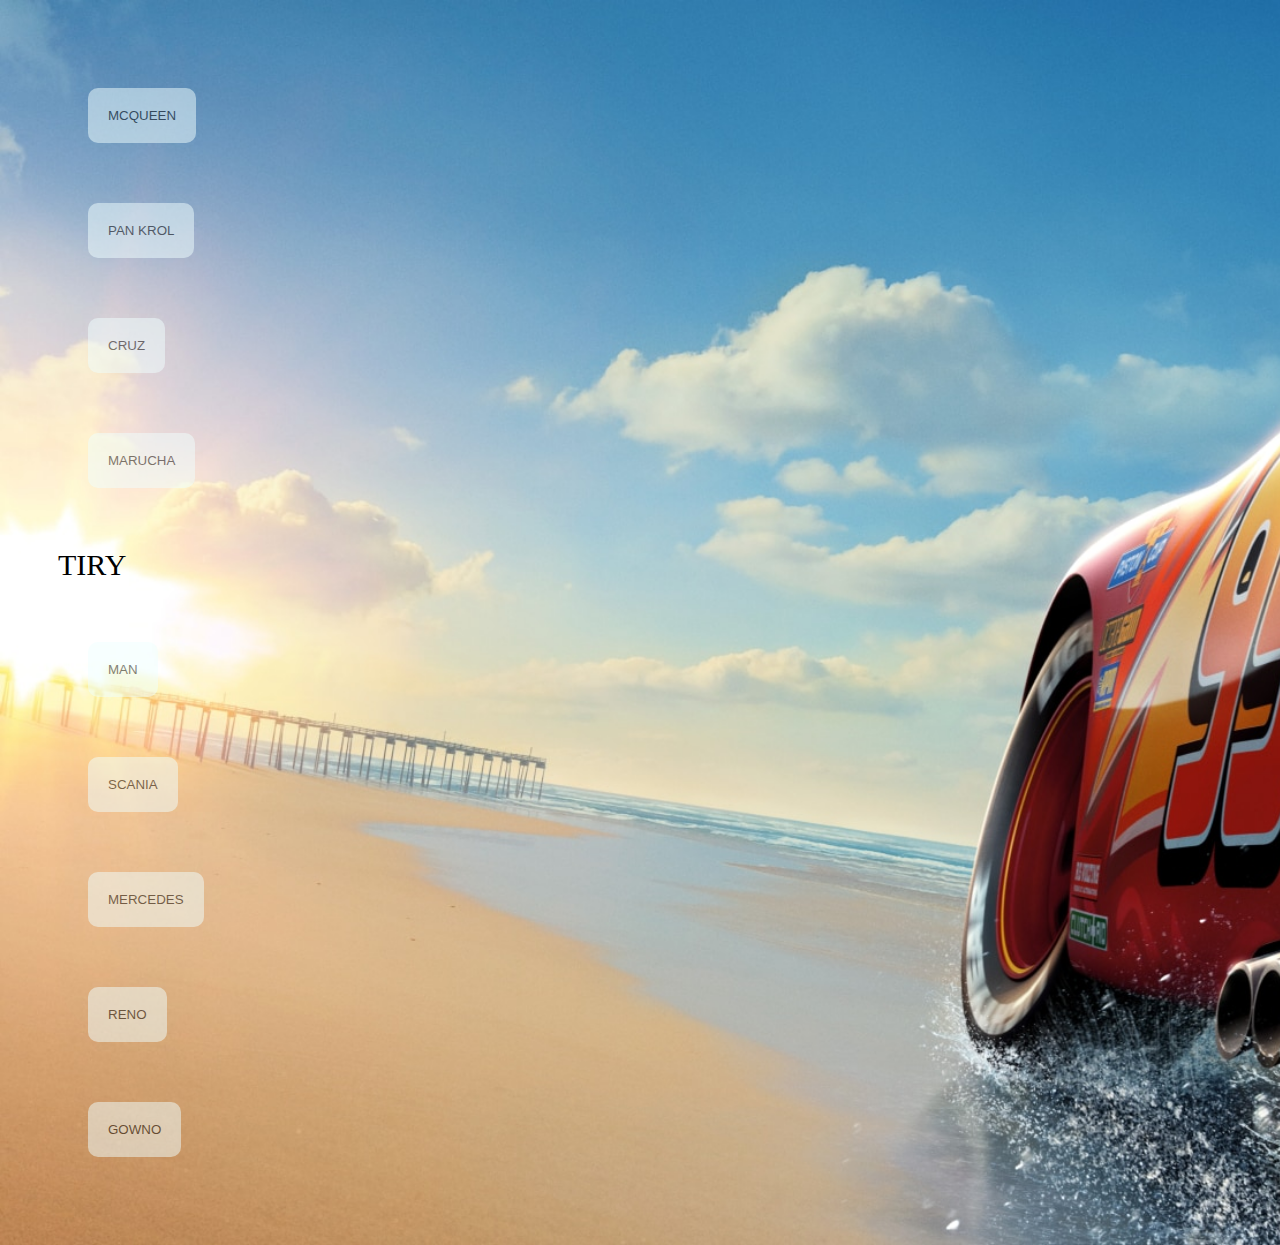
<file: bacground img changer/index.html>
<!DOCTYPE html>
<html lang="en">
  <head>
    <meta charset="UTF-8" />
    <meta http-equiv="X-UA-Compatible" content="IE=edge" />
    <meta name="viewport" content="width=device-width, initial-scale=1.0" />
    <title>marcucha</title>

    <link rel="stylesheet" href="style.css" />
  </head>
  <body>
    <nav>
      <button id="MCQUEEN">MCQUEEN</button>
      <button id="PAN-KROL">PAN KROL</button>
      <button id="CRUZ">CRUZ</button>
      <button id="MARUCHA">MARUCHA</button>
      <p>TIRY</p>
      <button id="MAN">MAN</button>
      <button id="SCANIA">SCANIA</button>
      <button id="MERC">MERCEDES</button>
      <button id="RENO">RENO</button>
      <button id="IVECO">GOWNO</button>
    </nav>
    <article></article>
    <script src="script.js"></script>
  </body>
</html>
</file>
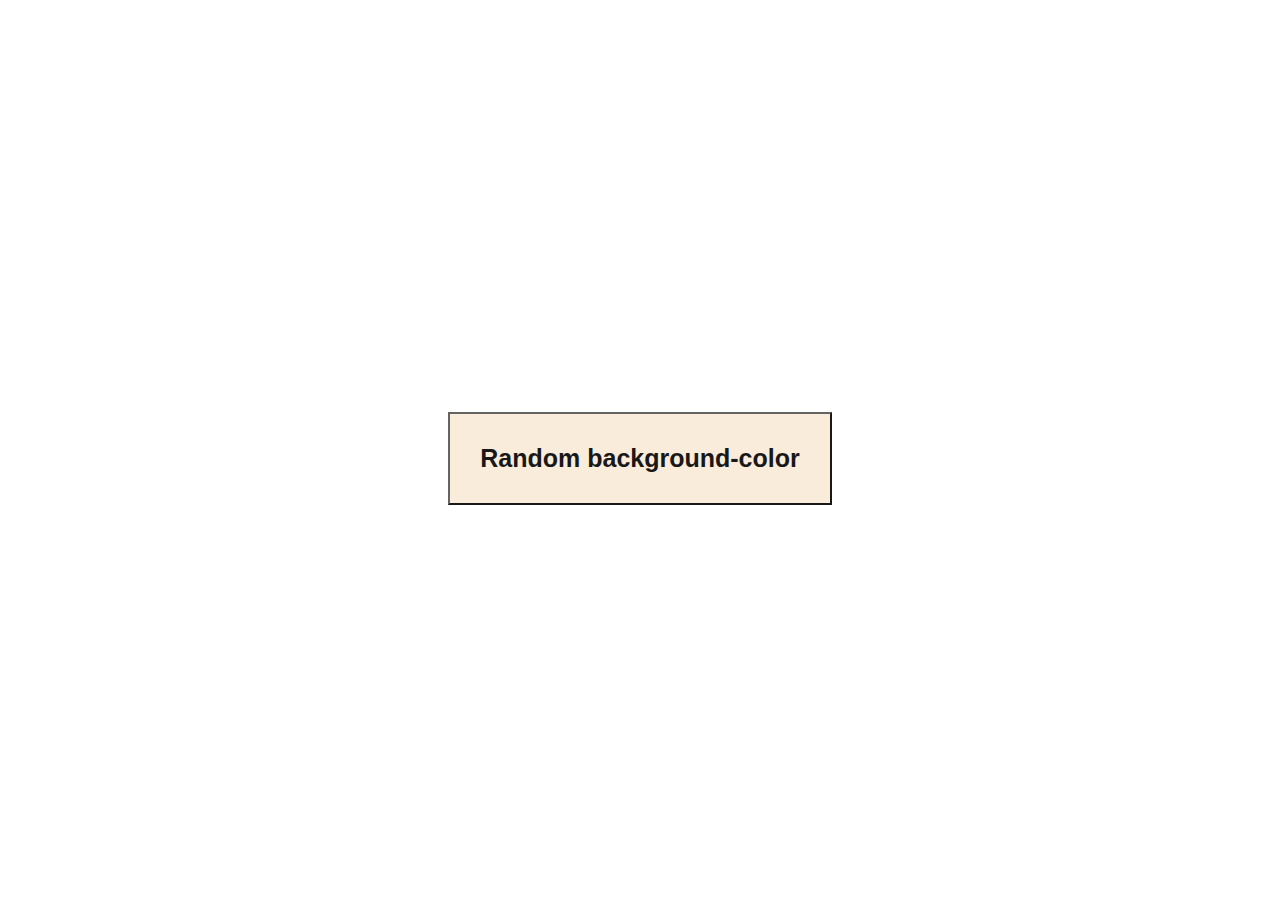
<file: bacground-color-generator/index.html>
<!DOCTYPE html>
<html lang="en">
  <head>
    <meta charset="UTF-8" />
    <meta http-equiv="X-UA-Compatible" content="IE=edge" />
    <meta name="viewport" content="width=device-width, initial-scale=1.0" />
    <link rel="stylesheet" href="style.css" />
    <title>random background</title>
  </head>
  <body>
    <button class="btn">Random background-color</button>
  </body>
  <script src="app.js"></script>
</html>
</file>
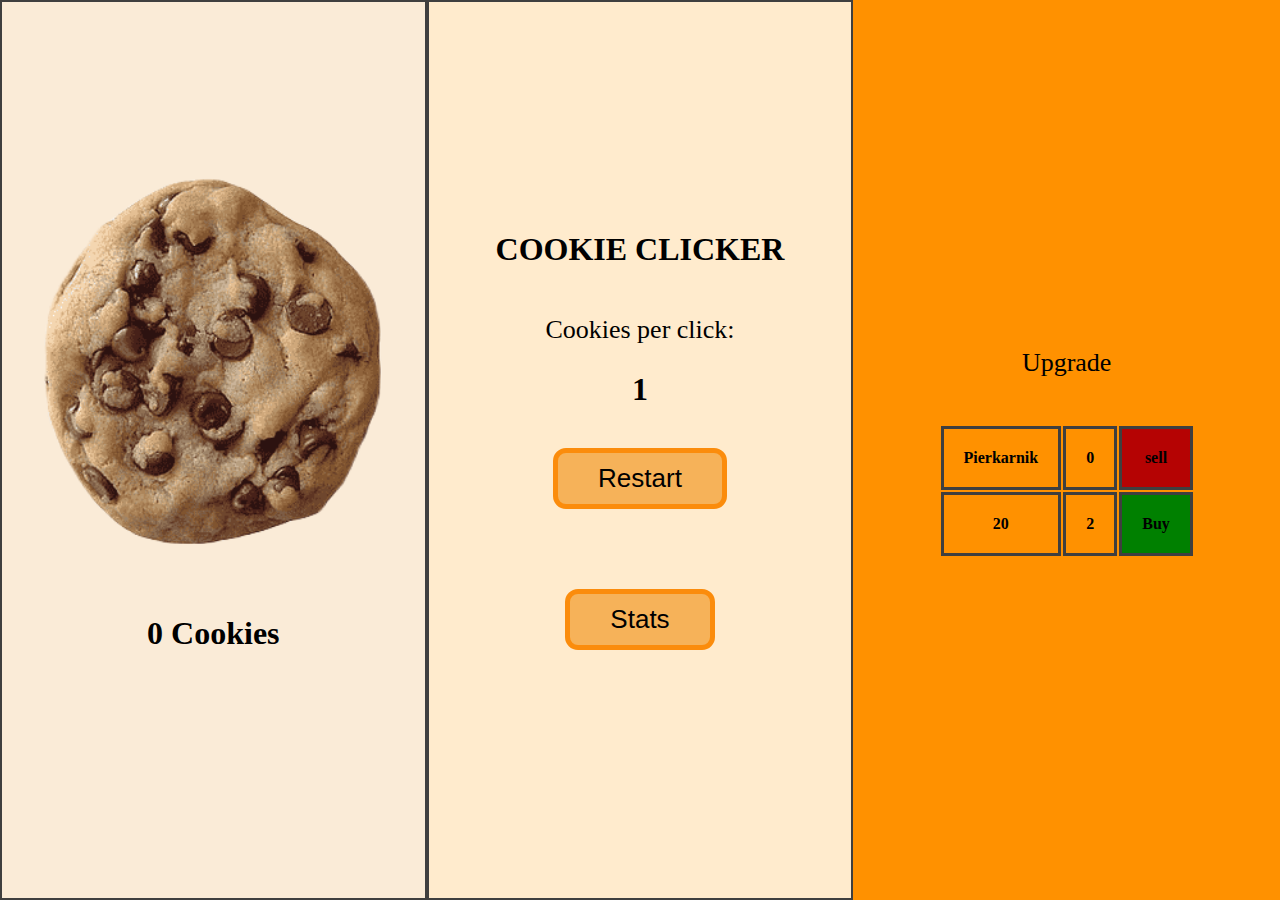
<file: cliker/index.html>
<!DOCTYPE html>
<html lang="en">
  <head>
    <meta charset="UTF-8" />
    <meta http-equiv="X-UA-Compatible" content="IE=edge" />
    <meta name="viewport" content="width=device-width, initial-scale=1.0" />
    <link rel="stylesheet" href="style.css" />
    <title>Cookie Clicker</title>
  </head>
  <body>
    <main>
      <div class="click-box">
        <img
          class="cookies-photo"
          src="content/png-clipart-s-chocolate-cookie.png"
        />
        <div class="click-point-box">
          <span id="point-value">0</span>
          <span>Cookies</span>
        </div>
      </div>
      <div class="menu-box">
        <h1>Cookie Clicker</h1>
        <p>Cookies per click:</p>
        <span id="per-click" class="per-click">1</span>
        <button id="btnRestart">Restart</button>
        <section class="hidden" id="restart">
          <p>Restart!!!</p>
          <span>You will lose all progress permanently</span>
          <button id="trueRestart">Restart</button>
          <button id="cancelRestart">canel</button>
        </section>
        <button id="btnStats">Stats</button>
        <section class="stats hidden">
          <p>Stats</p>
          <span>Total cookies earned:</span><span id="sumOfCookies">#</span>
          <button id="cancel">canel</button>
        </section>
      </div>
      <div class="upgrade-box">
        <p>Upgrade</p>
        <div class="upgrade-consol flex-column">
          <table>
            <tr>
              <th>Pierkarnik</th>
              <th id="ilosc">0</th>
              <th class="sell">sell</th>
            </tr>
            <tr>
              <th id="cena">20</th>
              <th id="mnoznik">2</th>
              <th class="buy">Buy</th>
            </tr>
          </table>
        </div>
      </div>
    </main>
    <script src="app.js"></script>
  </body>
</html>
</file>
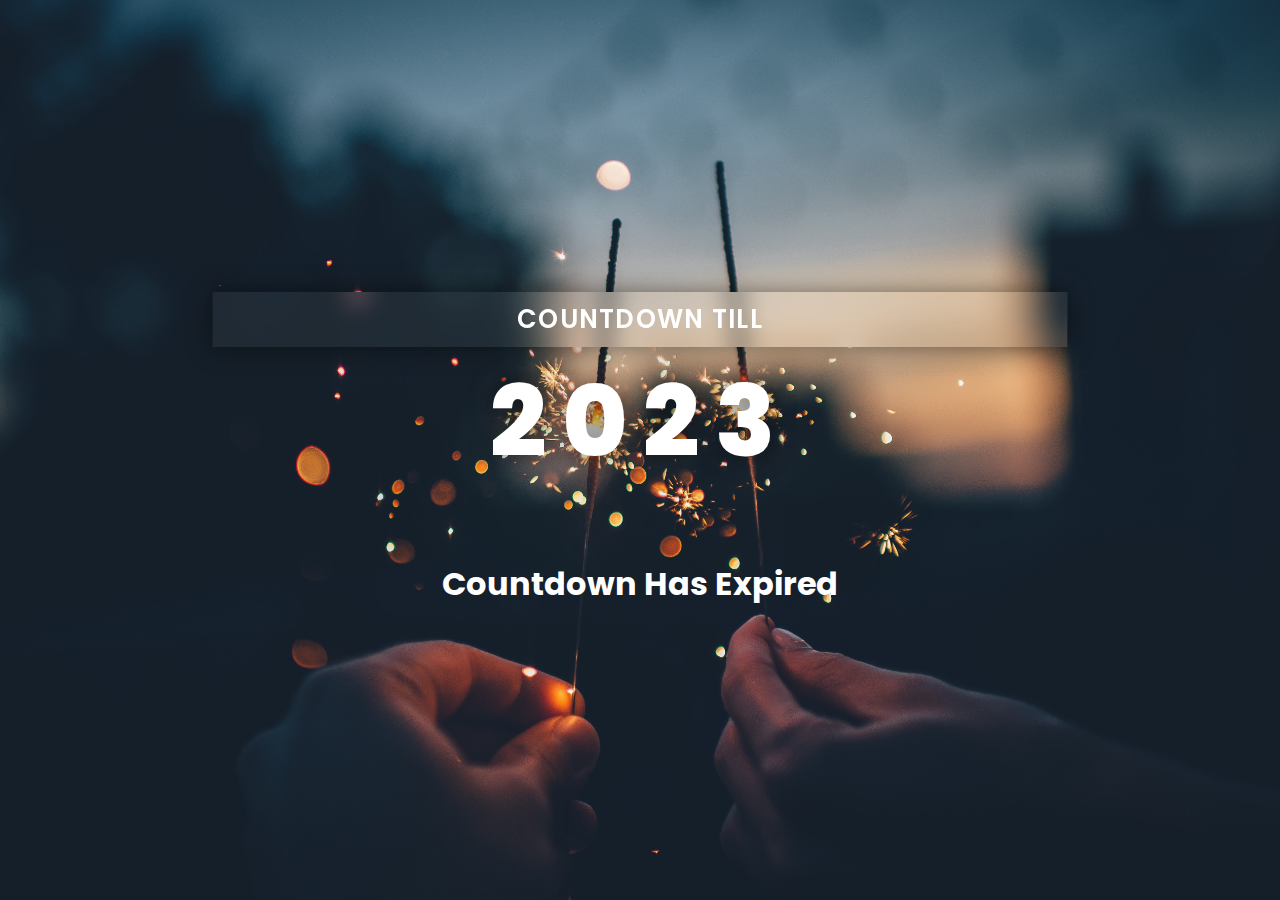
<file: clock/index.html>
<!DOCTYPE html>
<html lang="en">
  <head>
    <meta charset="UTF-8" />
    <meta http-equiv="X-UA-Compatible" content="IE=edge" />
    <meta name="viewport" content="width=device-width, initial-scale=1.0" />
    <link rel="stylesheet" href="style.css" />
    <link
      href="https://fonts.googleapis.com/css2?family=Poppins:wght@600;800&display=swap"
      rel="stylesheet"
    />
    <title>Clock</title>
  </head>
  <body>
    <div class="wraper">
      <div class="heading">
        <h3>Countdown Till</h3>
        <h1>2023</h1>
      </div>
      <div class="countdown">
        <div class="box">
          <span class="num" id="day-box">00</span>
          <span class="text">Days</span>
        </div>
        <div class="box">
          <span class="num" id="hr-box">00</span>
          <span class="text">Hours</span>
        </div>
        <div class="box">
          <span class="num" id="min-box">00</span>
          <span class="text">Minutes</span>
        </div>
        <div class="box">
          <span class="num" id="sec-box">00</span>
          <span class="text">Seconds</span>
        </div>
      </div>
    </div>
    <script src="app.js"></script>
  </body>
</html>
</file>
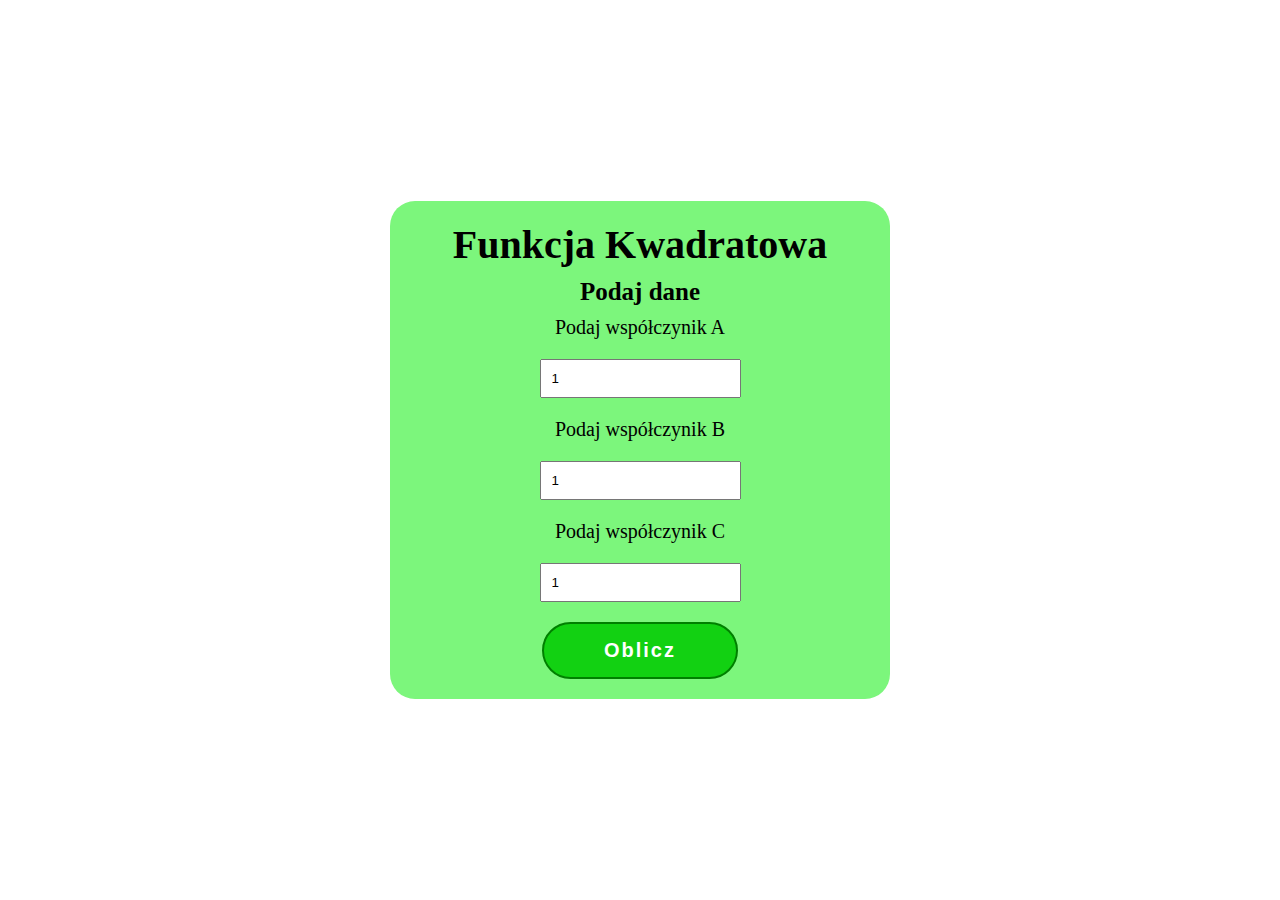
<file: funkcjaKwadratowa/index.html>
<!DOCTYPE html>
<html lang="en">
  <head>
    <meta charset="UTF-8" />
    <meta http-equiv="X-UA-Compatible" content="IE=edge" />
    <meta name="viewport" content="width=device-width, initial-scale=1.0" />
    <link rel="stylesheet" href="style.css" />
    <title>Funkcja Kwadrtowa</title>
  </head>
  <section class=" answer hidden 2miejsca" id="2miejsca">
    <button class="btnClose">&times;</button>

     
<div class="text-box">

  <p class="delta-max-0" >x1= <span class=" delta-max-0 x1">10</span></p>
  <p class="delta-max-0" >x2= <span class="delta-max-0 x2">10</span></p>
  <p >Delta: <span class="delta">10</span></p>
  
</div>
</section>  


<section class="  answer hidden 1miejsca"id="1miejsca">
  <button class="btnClose">&times;</button>
  <div class="text-box">
      
    <p class="delta-0">x0= <span class=" x0 delta-0">10</span></p>
    <p >Delta: <span class="delta">10</span></p>
    </div>
</section>
<section class=" answer hidden 0miejsca" id="0miejsca">
  <button class="btnClose">&times;</button>
  <div class="text-box">
      
   
    
        <p class="delta-min-0 ">Bark miejsc zerowych</p>
        <p >Delta: <span class="delta">10</span></p>
        
    </div>
</section>





    
     
    
    
    
    
    

  <main>
    <h1>Funkcja Kwadratowa</h1>
    <h2>Podaj dane</h2>

    <p>Podaj współczynik A</p>
    <input type="number" value="1" id="a" />
    <p>Podaj współczynik B</p>
    <input type="number" value="1" id="b" />
    <p>Podaj współczynik C</p>
    <input type="number" value="1" id="c" />

    <button id="btn">Oblicz</button>
  </main>
  
    <div class="overlay hidden"></div>
    <script src="app.js" defer></script>
  </body>
</html>
</file>
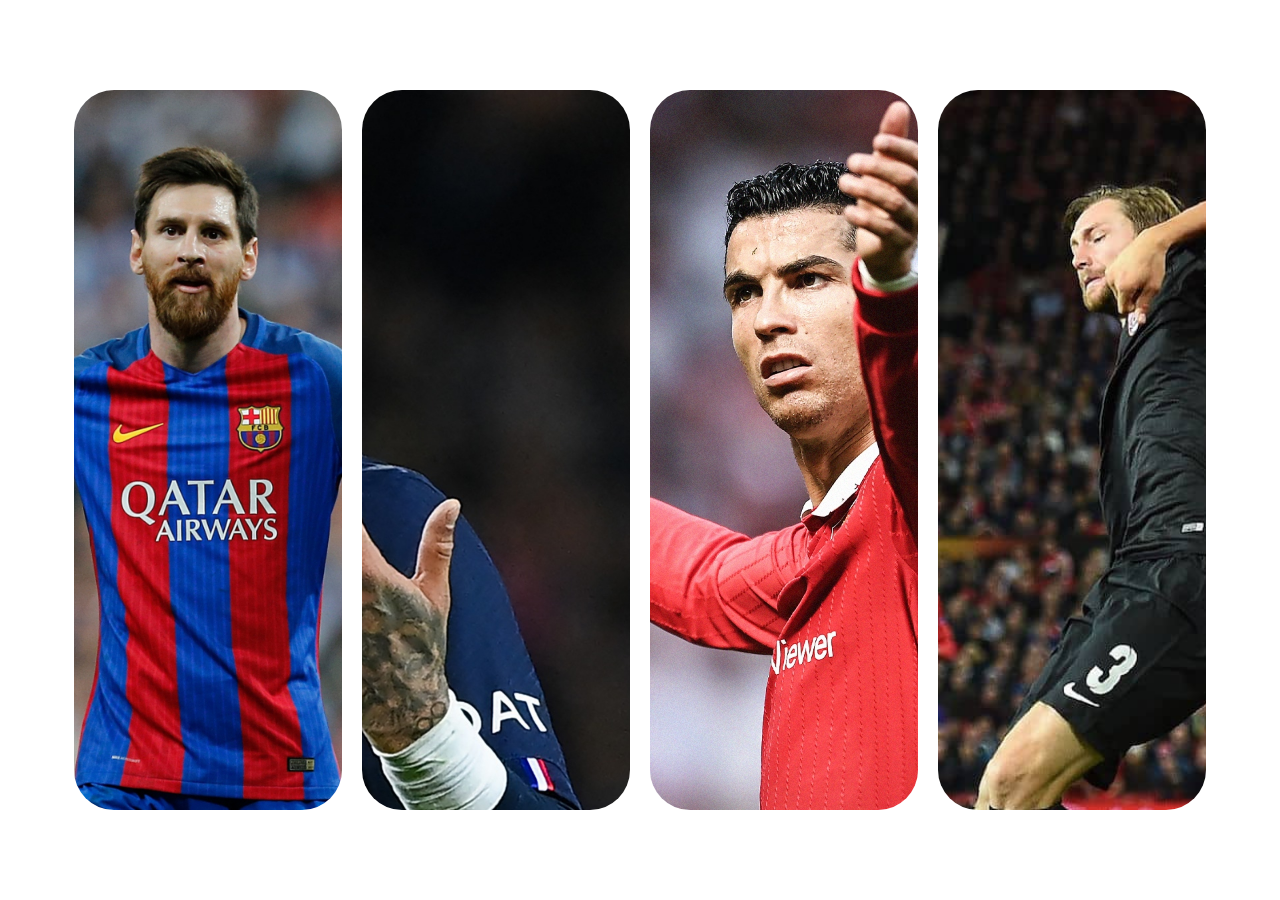
<file: przesuwna-galeria/index.html>
<!DOCTYPE html>
<html lang="en">
  <head>
    <meta charset="UTF-8" />
    <meta http-equiv="X-UA-Compatible" content="IE=edge" />
    <meta name="viewport" content="width=device-width, initial-scale=1.0" />
    <link rel="stylesheet" href="style.css" />
    <title>przesuwna galeria</title>
  </head>
  <body>
    <main>
      <div class="panel active first-box">
        <h3>text</h3>
      </div>
      <div class="panel sec-box">
        <h3>text</h3>
      </div>
      <div class="panel three-box">
        <h3>text</h3>
      </div>
      <div class="panel four-box">
        <h3>text</h3>
      </div>
    </main>
  </body>
</html>
</file>
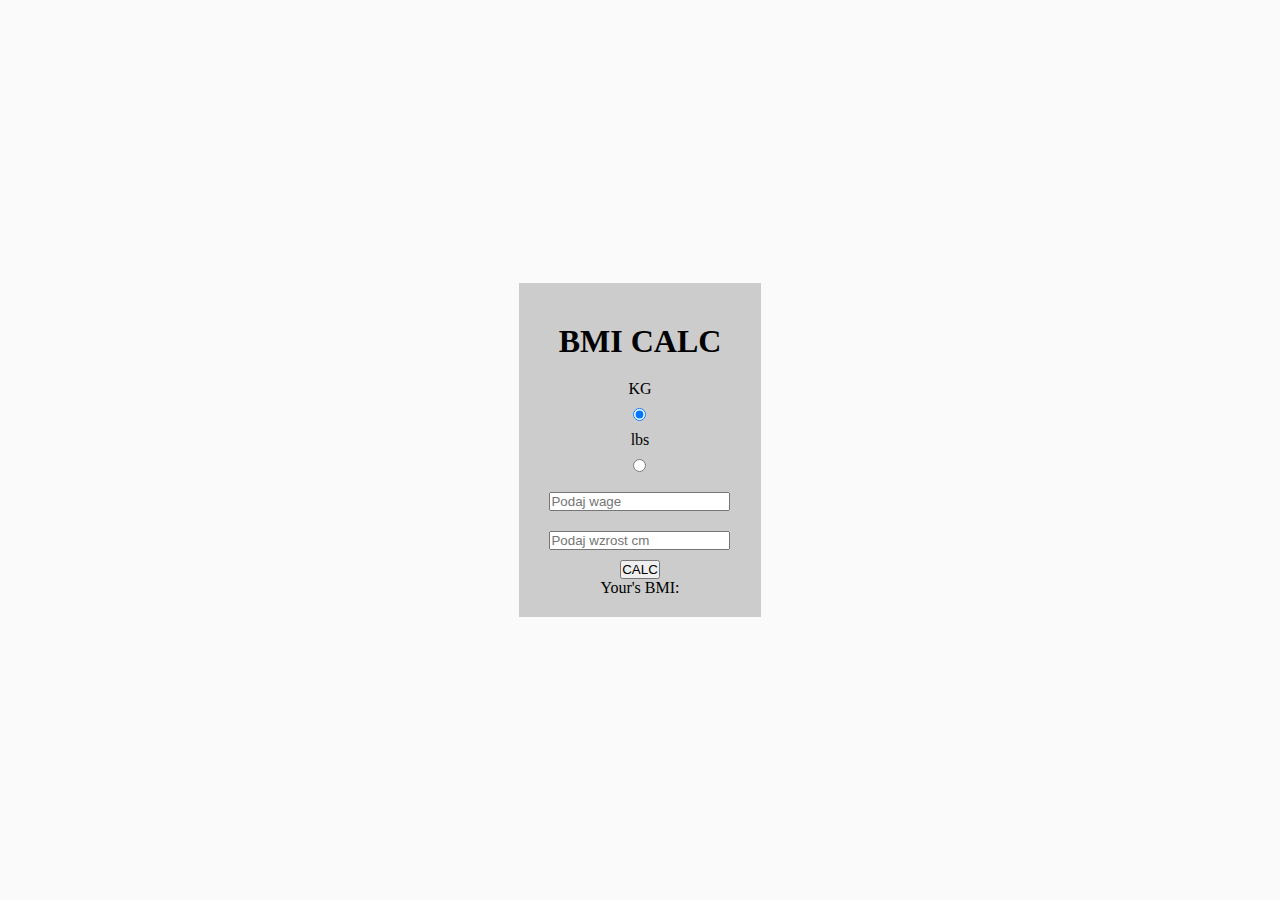
<file: radio-bmi-calc/index.html>
<!DOCTYPE html>
<html lang="en">
  <head>
    <meta charset="UTF-8" />
    <meta http-equiv="X-UA-Compatible" content="IE=edge" />
    <meta name="viewport" content="width=device-width, initial-scale=1.0" />
    <link rel="stylesheet" href="style.css" />
    <title>Radio BMI CALC</title>
  </head>
  <body>
    <form>
      <h1>BMI Calc</h1>
      <label>KG</label>
      <input type="radio" id="kg" name="kglbs" value="Kg" checked />
      <label>lbs</label>
      <input type="radio" id="lbs" name="kglbs" value="Lbs" />
      <input type="number" placeholder="Podaj wage" id="waga" required />

      <input type="number" placeholder="Podaj wzrost cm" id="high" required />
      <button>CALC</button>
      <p>Your's BMI:</p>
    </form>
    <script src="app.js"></script>
  </body>
</html>
</file>
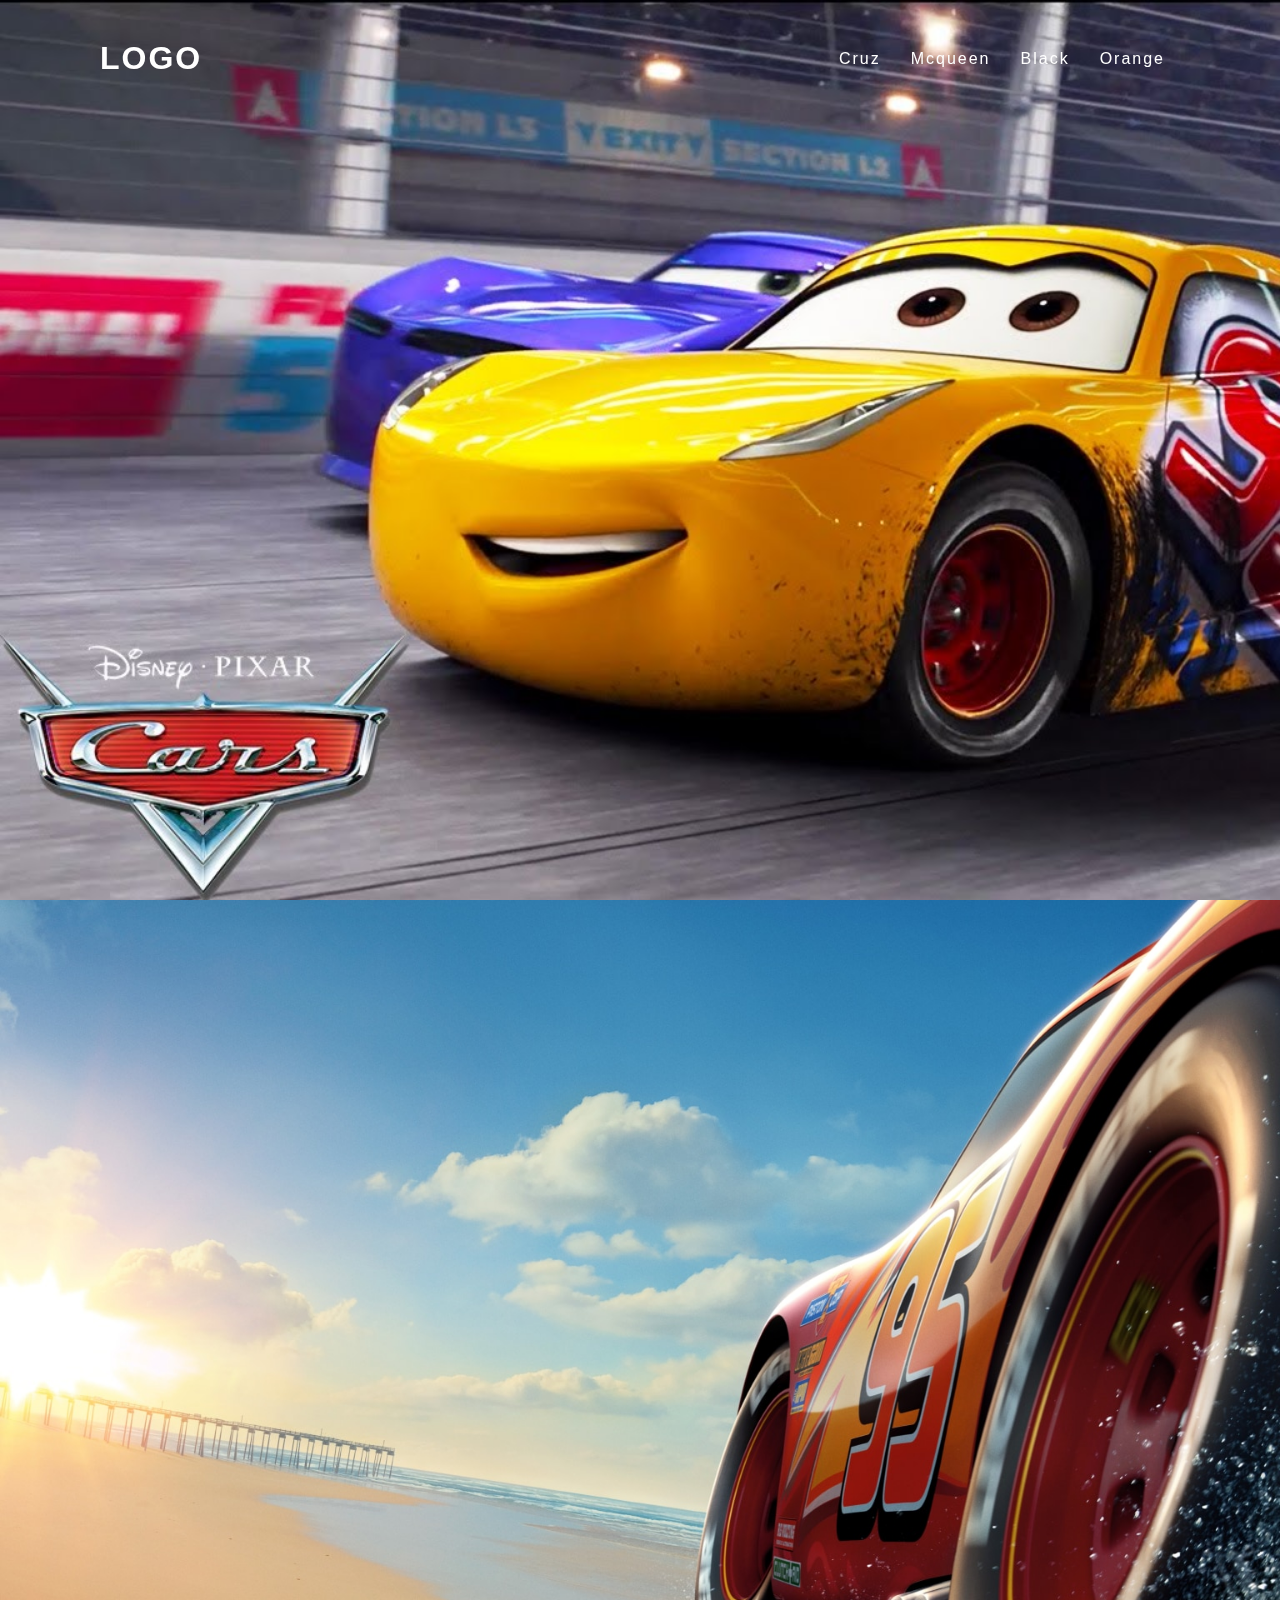
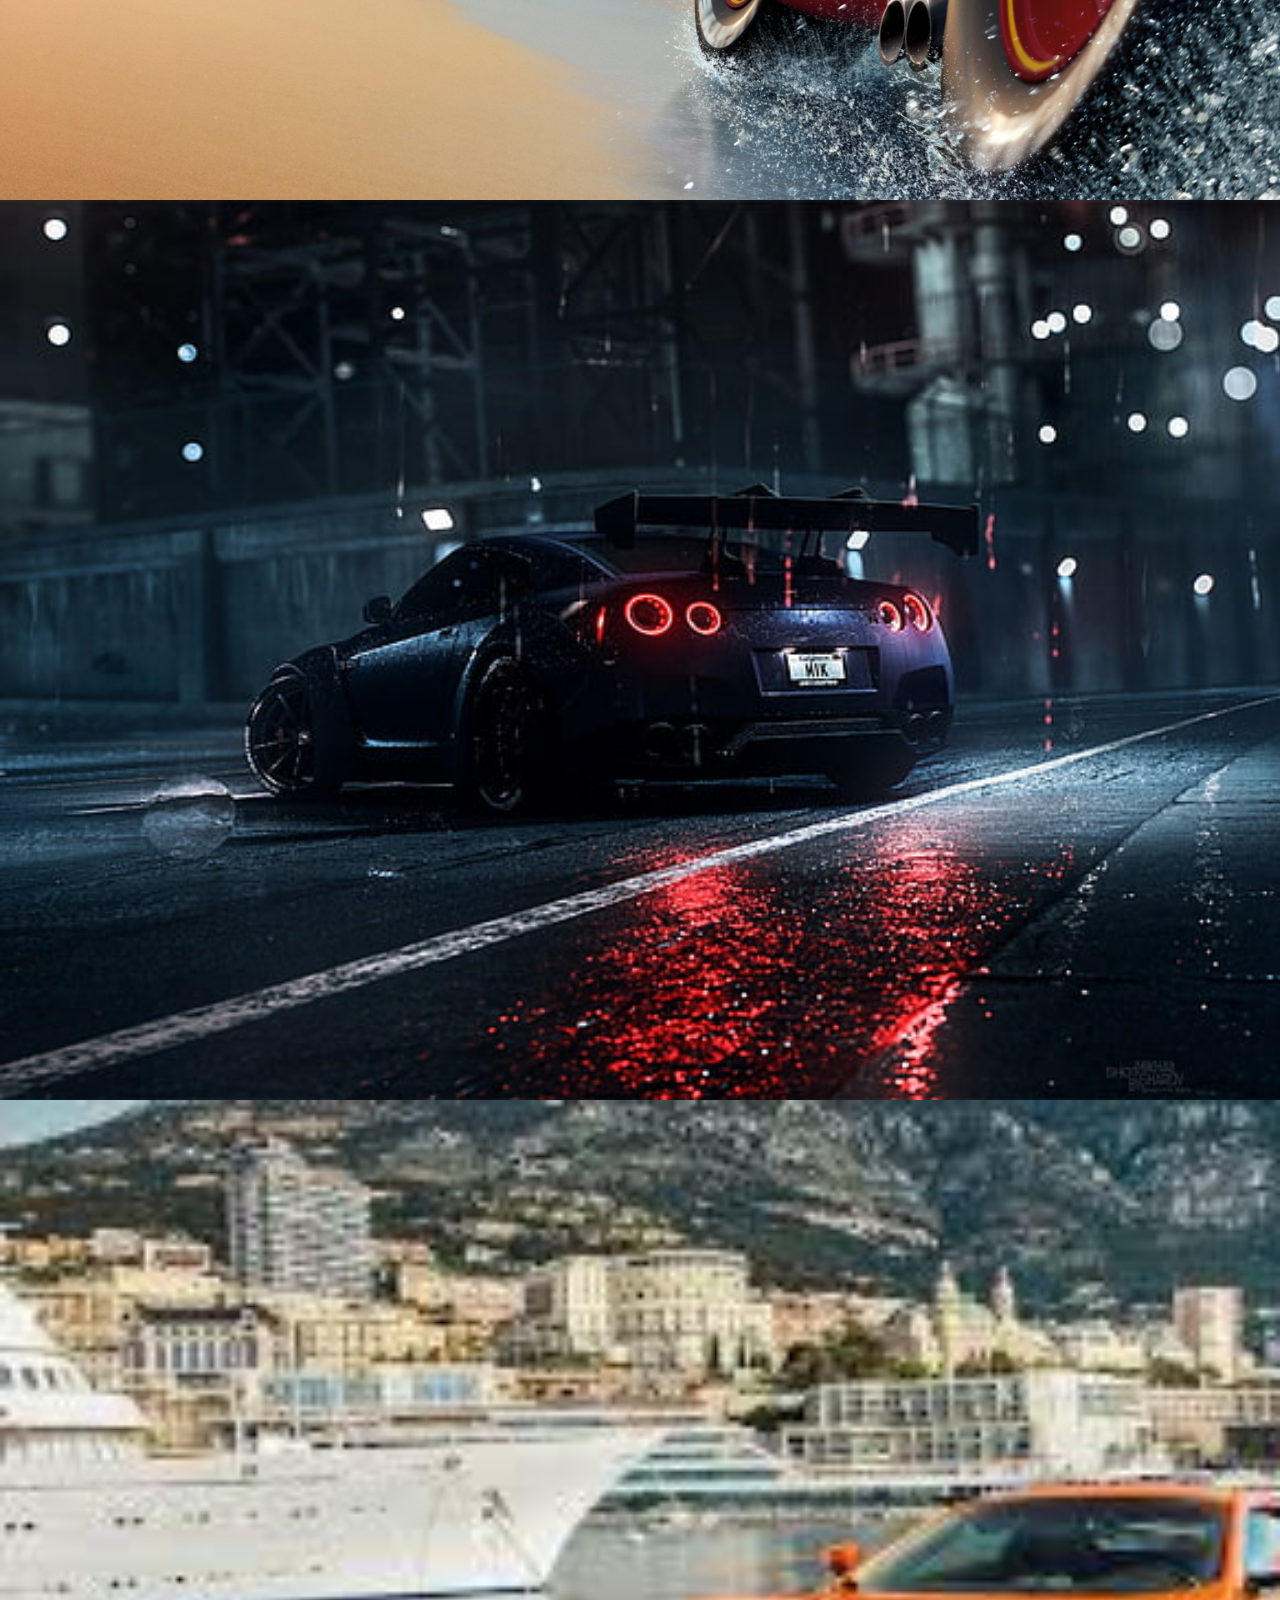
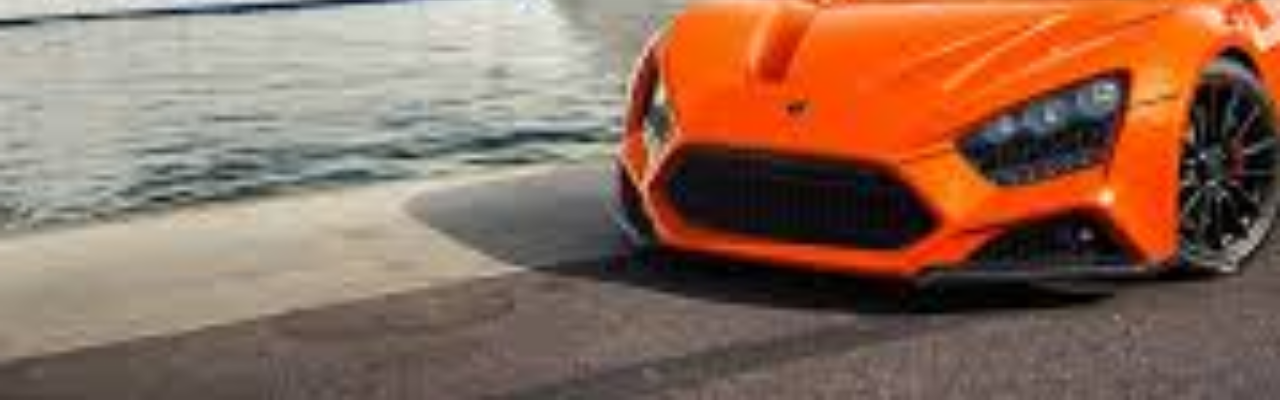
<file: scroll-to-element/index.html>
<!DOCTYPE html>
<html lang="en">
  <head>
    <meta charset="UTF-8" />
    <meta http-equiv="X-UA-Compatible" content="IE=edge" />
    <meta name="viewport" content="width=device-width, initial-scale=1.0" />
    <link rel="stylesheet" href="style.css" />
    <title>scroll to element</title>
  </head>
  <body>
    <header>
      <a class="logo" href="#">LOGO</a>
      <ul>
        <li><a id="cruz" href="#one">Cruz</a></li>
        <li><a id="mc" href="#two">Mcqueen</a></li>
        <li><a id="black-car" href="#three">Black</a></li>
        <li><a id="orange-car" href="#four">Orange</a></li>
      </ul>
    </header>
    <section id="one" class="banner"></section>
    <section id="two" class="banner2"></section>
    <section id="three" class="banner3"></section>
    <section id="four" class="banner4"></section>

    <script src="app.js"></script>
  </body>
</html>
</file>
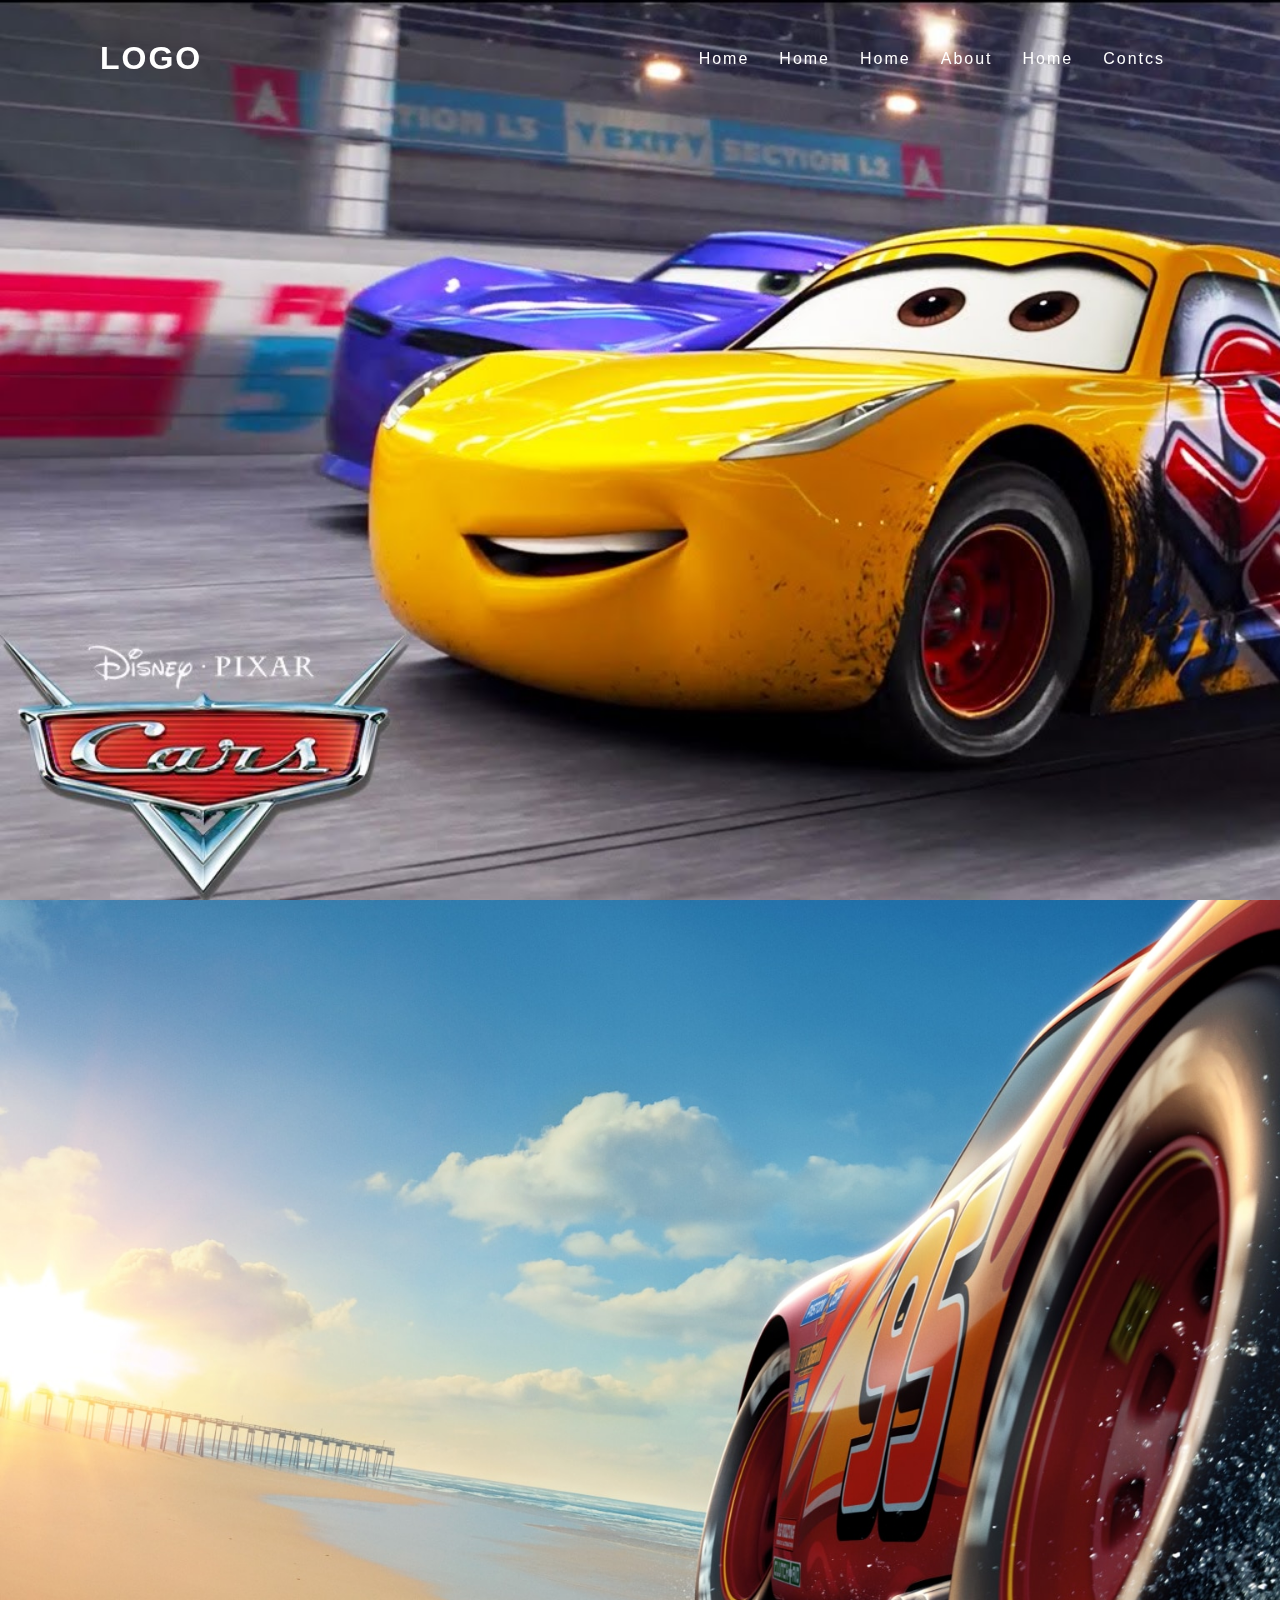
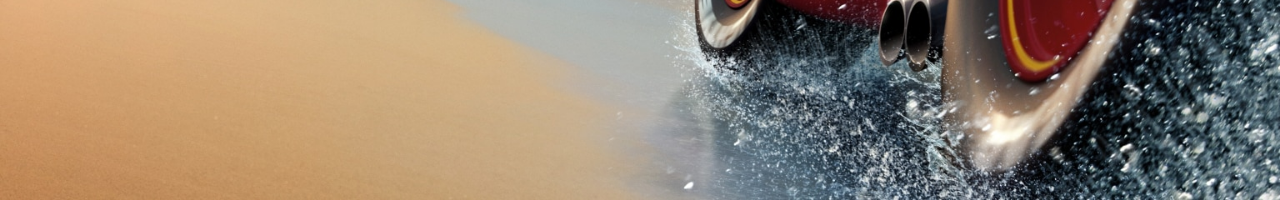
<file: stickyNavBar/index.html>
<!DOCTYPE html>
<html lang="en">
  <head>
    <meta charset="UTF-8" />
    <meta http-equiv="X-UA-Compatible" content="IE=edge" />
    <meta name="viewport" content="width=device-width, initial-scale=1.0" />
    <title>stickyNavBar</title>
    <link rel="stylesheet" href="style.css" />
  </head>
  <body>
    <header>
      <a class="logo" href="#">LOGO</a>
      <ul>
        <li><a href="#">Home</a></li>
        <li><a href="#">Home</a></li>
        <li><a href="#">Home</a></li>
        <li><a href="#">About</a></li>
        <li><a href="#">Home</a></li>
        <li><a href="#">Contcs</a></li>
      </ul>
    </header>
    <section class="banner"></section>
    <section class="banner2"></section>
  </body>
  <script src="script.js"></script>
</html>
</file>
<file: bacground img changer/style.css>
body{
    display: grid;
    grid-template-columns: 20fr 80fr;
    background-image: url("src/mcqueen.jpg");
    background-repeat: no-repeat;
    background-size: cover;
    
}
nav {
    padding: 20px;
    margin: 30px;
    font-size: 30px;
}


nav button {
    padding: 20px;
    margin:30px;
}
button{
    background-color: azure;
    border: none;
    opacity: 0.5;
    transform:all 0.5s ;
    border-radius: 10px;
    cursor: pointer;
}
button:hover{
transform: scale(1.1);
background-color: #222;
}
</file>
<file: bacground-color-generator/style.css>
body {
  display: flex;
  justify-content: center;
  align-items: center;
  height: 100vh;
}
button {
  padding: 30px;
  font-size: 25px;
  font-weight: 700;
  background-color: antiquewhite;
  opacity: 0.9;
}
</file>
<file: cliker/style.css>
body {
  margin: 0;
  padding: 0;
  box-sizing: border-box;
}
main {
  display: grid;
  grid-template-columns: 1fr 1fr 1fr;
  width: 100vw;
  height: 100vh;
}
.click-box {
  background-color: antiquewhite;
  border: 2px solid #3f3f3f;
  display: flex;
  justify-content: center;
  align-items: center;
  flex-direction: column;
}
.click-point-box {
  margin: 50px;
  font-size: 32px;
  font-weight: 900;
  padding: 20px;
}
img {
  width: 80%;
}
/*  */
/* menu-box */
/*  */
.menu-box {
  background-color: blanchedalmond;
  padding: 20px;
  border: 2px solid #3f3f3f;
  display: flex;
  justify-content: center;
  align-items: center;
  flex-direction: column;
}
h1 {
  text-transform: uppercase;
  font-size: 32px;
  font-weight: 700;
}
.per-click {
  font-size: 32px;
  font-weight: 700;
}
button {
  margin: 40px;
  padding: 10px 40px;
  font-size: 26px;
  background-color: rgb(246, 178, 89);
  border: 5px solid rgb(251, 140, 12);
  border-radius: 13px;
}
button:hover {
  background-color: rgb(251, 140, 12);
  transform: all 0.2s;
}
/*  */
/* upgrade-box */
/*  */
.upgrade-box {
  background-color: rgb(255, 145, 0);
  display: flex;
  justify-content: center;
  align-items: center;
  flex-direction: column;
}
p {
  font-size: 26px;
}

.upgrade-consol {
  padding: 20px;
}

table th {
  padding: 20px;
  border: 3px solid #3f3f3f;
}
.sell {
  background-color: rgb(181, 3, 3);
  cursor: pointer;
}
.sell:hover {
  background-color: red;
  transform: all 0.3s;
}
.buy {
  background-color: green;
  cursor: pointer;
}
.buy:hover {
  background-color: rgb(0, 186, 0);
  transform: all 0.3s;
}
/* stats */
.hidden {
  display: none;
}
.flex-column {
  display: flex;
  justify-content: center;
  align-items: center;
  flex-direction: column;
}
.stats,
#restart {
  border: #3f3f3f solid 3px;
  position: absolute;
  background-color: rgb(239, 218, 190);
}
</file>
<file: clock/style.css>
:root {
  --color-white: #fff;
  --color-black: #202020;
  --color-glass: rgba(255, 255, 255, 0.05);
  --color-shadow: 0 0 25px rgba(0, 0, 0, 0.5);
}

* {
  padding: 0;
  margin: 0;
  box-sizing: border-box;
  font-family: "Poppins", sans-serif;
  color: var(--color-white);
}
body {
  background-image: url(img/background-photo.jpg);
  background-repeat: no-repeat;
  background-attachment: fixed;
  background-position: center center;
  background-size: cover;
}
.wraper {
  position: absolute;
  transform: translate(-50%, -50%);
  top: 50%;
  left: 50%;
  font-size: 16px;
}
.heading {
  text-align: center;
  margin-bottom: 4em;
}
.heading h1 {
  text-shadow: var(--color-shadow);
  font-size: 6.2em;
  font-weight: 800;
  letter-spacing: 0.15em;
}
.heading h3 {
  font-size: 1.6em;
  letter-spacing: 0.05em;
  text-transform: uppercase;
  font-weight: 600;
  background-color: var(--color-glass);
  backdrop-filter: blur(12px);
  box-shadow: var(--color-shadow);
  padding: 8px 30px;
}
.countdown {
  width: 95vh;
  display: flex;
  justify-content: space-around;
  gap: 10px;
}
.box {
  width: 28vmin;
  height: 29vmin;
  display: flex;
  flex-direction: column;
  align-items: center;
  justify-content: space-evenly;
  position: relative;
}
span.num {
  background-color: var(--color-glass);
  backdrop-filter: blur(12px);
  height: 100%;
  width: 100%;
  display: grid;
  place-items: center;
  font-size: 4em;
  box-shadow: var(--color-shadow);
  border-radius: 0.1em;
}
span.num::after {
  content: "";
  position: absolute;
  background-color: var(--color-glass);
  height: 100%;
  width: 50%;
  left: 0;
}
span.text {
  font-size: 1em;
  background-color: var(--color-white);
  color: var(--color-black);
  display: block;
  width: 80%;
  position: relative;
  text-align: center;
  bottom: 20px;
  padding: 0.7em 0;
  font-weight: 600;
  border-radius: 0.3em;
  box-shadow: var(--color-shadow);
}
</file>
<file: funkcjaKwadratowa/style.css>
* {
  margin: 0;
  padding: 0;
  box-sizing: border-box;
}
body {
  display: flex;
  justify-content: center;
  align-items: center;
  min-height: 100vh;
}
main {
  width: 500px;
  background-color: rgb(124, 246, 124);
  border-radius: 25px;
  display: flex;
  justify-content: center;
  align-items: center;
  flex-direction: column;
  padding: 20px;
  font-size: 20px;
}
h2 {
  padding: 10px;
  font-size: 25px;
}
input {
  margin: 20px;
  padding: 10px;
}
.hidden {
  display: none;
}
.hidden2 {
  display: none;
}
button {
  padding: 15px 60px;
  background-color: rgb(18, 209, 18);
  border-radius: 500px;
  border: solid green 2px;
  font-size: 20px;
  color: #fff;
  letter-spacing: 2px;
  font-weight: 700;
  cursor: pointer;
  transition: all 0.6s;
}
button:hover {
  background-color: green;
  border: solid green 2px;
}
/*  */
.overlay {
  position: absolute;
  top: 0;
  left: 0;
  width: 100%;
  height: 100%;
  background-color: rgba(0, 0, 0, 0.6);
  backdrop-filter: blur(3px);
  z-index: 5;
}

.answer {
  position: absolute;
  top: 50%;
  left: 50%;
  transform: translate(-50%, -50%);
  width: 20%;
  height: 50%;
  opacity: 0.9;
  background-color: white;
  padding: 6rem;
  border-radius: 5px;
  font-size: 30px;
  box-shadow: 0 3rem 5rem rgba(0, 0, 0, 0.3);
  z-index: 10;
}
.answer div {
  display: flex;
  justify-content: center;
  flex-direction: column;
  padding: 10px;
}
.answer div p {
  padding: 5px;
}
.btnClose {
  position: absolute;
  top: 5px;
  right: 5px;
  font-size: 30px;
  color: #333;
  cursor: pointer;
  border: none;
  background: none;
  padding: 10px;
  transform: none;
}
</file>
<file: przesuwna-galeria/style.css>
* {
  margin: 0;
  padding: 0;
  box-sizing: border-box;
}
body {
  display: flex;
  justify-content: center;
  align-items: center;
  height: 100vh;
  overflow: hidden;
  margin: 0;
}
main {
  width: 90vw;
  display: flex;
}
/* .panel {
  background-repeat: no-repeat;
  background-position: center;
  background-size: auto 100%;
  height: 80vh;
  border-radius: 40px;
  cursor: pointer;
  position: relative;
  margin: 10px;
  color: #fff;
  flex: 0.5;
  transition: flex 0.7s ease-in;
} */
.panel {
  background-repeat: no-repeat;
  background-position: center;
  background-size: auto 100%;
  height: 80vh;
  border-radius: 40px;
  cursor: pointer;
  position: relative;
  margin: 10px;
  flex-grow: 1;
  flex-basis: 0;
  transition: 0.5s;
}
.panel:hover {
  flex-basis: 50%;
}
h3 {
  font-size: 24px;
  position: absolute;
  bottom: 20px;
  left: 20px;
  margin: 0;
  opacity: 0;
}
/* .panel.active {
  flex: 5;
} */
.panel:hover h3 {
  transition: opacity 0.4s ease-in;
  opacity: 1;
}
.first-box {
  background-image: url(messi.jpg);
}
.sec-box {
  background-image: url(neymar.jpg);
}
.three-box {
  background-image: url(ronaldo.webp);
}
.four-box {
  background-repeat: no-repeat;
  background-image: url(zlatan.jpg);
}
</file>
<file: radio-bmi-calc/style.css>
* {
  margin: 0;
  padding: 0;
  box-sizing: border-box;
}
body {
  background-color: #fafafa;
  display: flex;
  justify-content: center;
  align-items: center;
  min-height: 100vh;
}
form {
  display: flex;
  justify-content: center;
  align-items: center;
  flex-direction: column;
  background-color: #ccc;
  padding: 20px;
  margin: 20px;
}
input {
  margin: 10px;
}
h1 {
  margin: 20px;
  font-size: 32px;
  font-weight: 700;
  text-transform: uppercase;
}
</file>
<file: scroll-to-element/style.css>
* {
  margin: 0;
  padding: 0;
  box-sizing: border-box;
  font-family: sans-serif;
}
body {
  min-height: 100vh;
  background: #000;
}
header {
  position: fixed;
  top: 0;
  left: 0;
  width: 100%;
  display: flex;
  justify-content: space-between;
  align-items: center;
  transition: 0.6s;
  padding: 40px 100px;
  z-index: 9999;
}

header.sticky {
  padding: 5px 100px;
  background-color: #fff;
  color: #000;
}

header .logo {
  position: relative;
  font-weight: 700;
  color: #fff;
  text-decoration: none;
  font-size: 2em;
  text-transform: uppercase;
  letter-spacing: 2px;
  transform: 0.6s;
}
header ul {
  position: relative;
  display: flex;
  justify-content: center;
  align-items: center;
}
header ul li {
  position: relative;
  list-style: none;
}
header ul li a {
  position: relative;
  margin: 0 15px;
  text-decoration: none;
  color: #fff;
  letter-spacing: 2px;
  font-weight: 500px;
  transform: 0.6s;
}
header.sticky .logo,
header.sticky ul li a {
  color: #000;
}
.banner,
.banner2,
.banner3,
.banner4 {
  position: relative;
  width: 100%;
  height: 100vh;
  background-image: url("img/cruze.jpg");
  background-size: cover;
}
.banner2 {
  background-image: url("img/mcqueen.jpg");
}
.banner3 {
  background-image: url("img/dark-night-rain-car-wallpaper-preview.jpg");
}
.banner4 {
  background-image: url("img/images.jpg");
}
</file>
<file: stickyNavBar/style.css>
* {
  margin: 0;
  padding: 0;
  box-sizing: border-box;
  font-family: sans-serif;
}
body {
  min-height: 100vh;
  background: #000;
}
header {
  position: fixed;
  top: 0;
  left: 0;
  width: 100%;
  display: flex;
  justify-content: space-between;
  align-items: center;
  transition: 0.6s;
  padding: 40px 100px;
  z-index: 9999;
}

header.sticky {
  padding: 5px 100px;
  background-color: #fff;
  color: #000;
}

header .logo {
  position: relative;
  font-weight: 700;
  color: #fff;
  text-decoration: none;
  font-size: 2em;
  text-transform: uppercase;
  letter-spacing: 2px;
  transform: 0.6s;
}
header ul {
  position: relative;
  display: flex;
  justify-content: center;
  align-items: center;
}
header ul li {
  position: relative;
  list-style: none;
}
header ul li a {
  position: relative;
  margin: 0 15px;
  text-decoration: none;
  color: #fff;
  letter-spacing: 2px;
  font-weight: 500px;
  transform: 0.6s;
}
header.sticky .logo,
header.sticky ul li a {
  color: #000;
}
.banner,
.banner2 {
  position: relative;
  width: 100%;
  height: 100vh;
  background-image: url("img/cruze.jpg");
  background-size: cover;
}
.banner2 {
  background-image: url("img/mcqueen.jpg");
}
</file>
